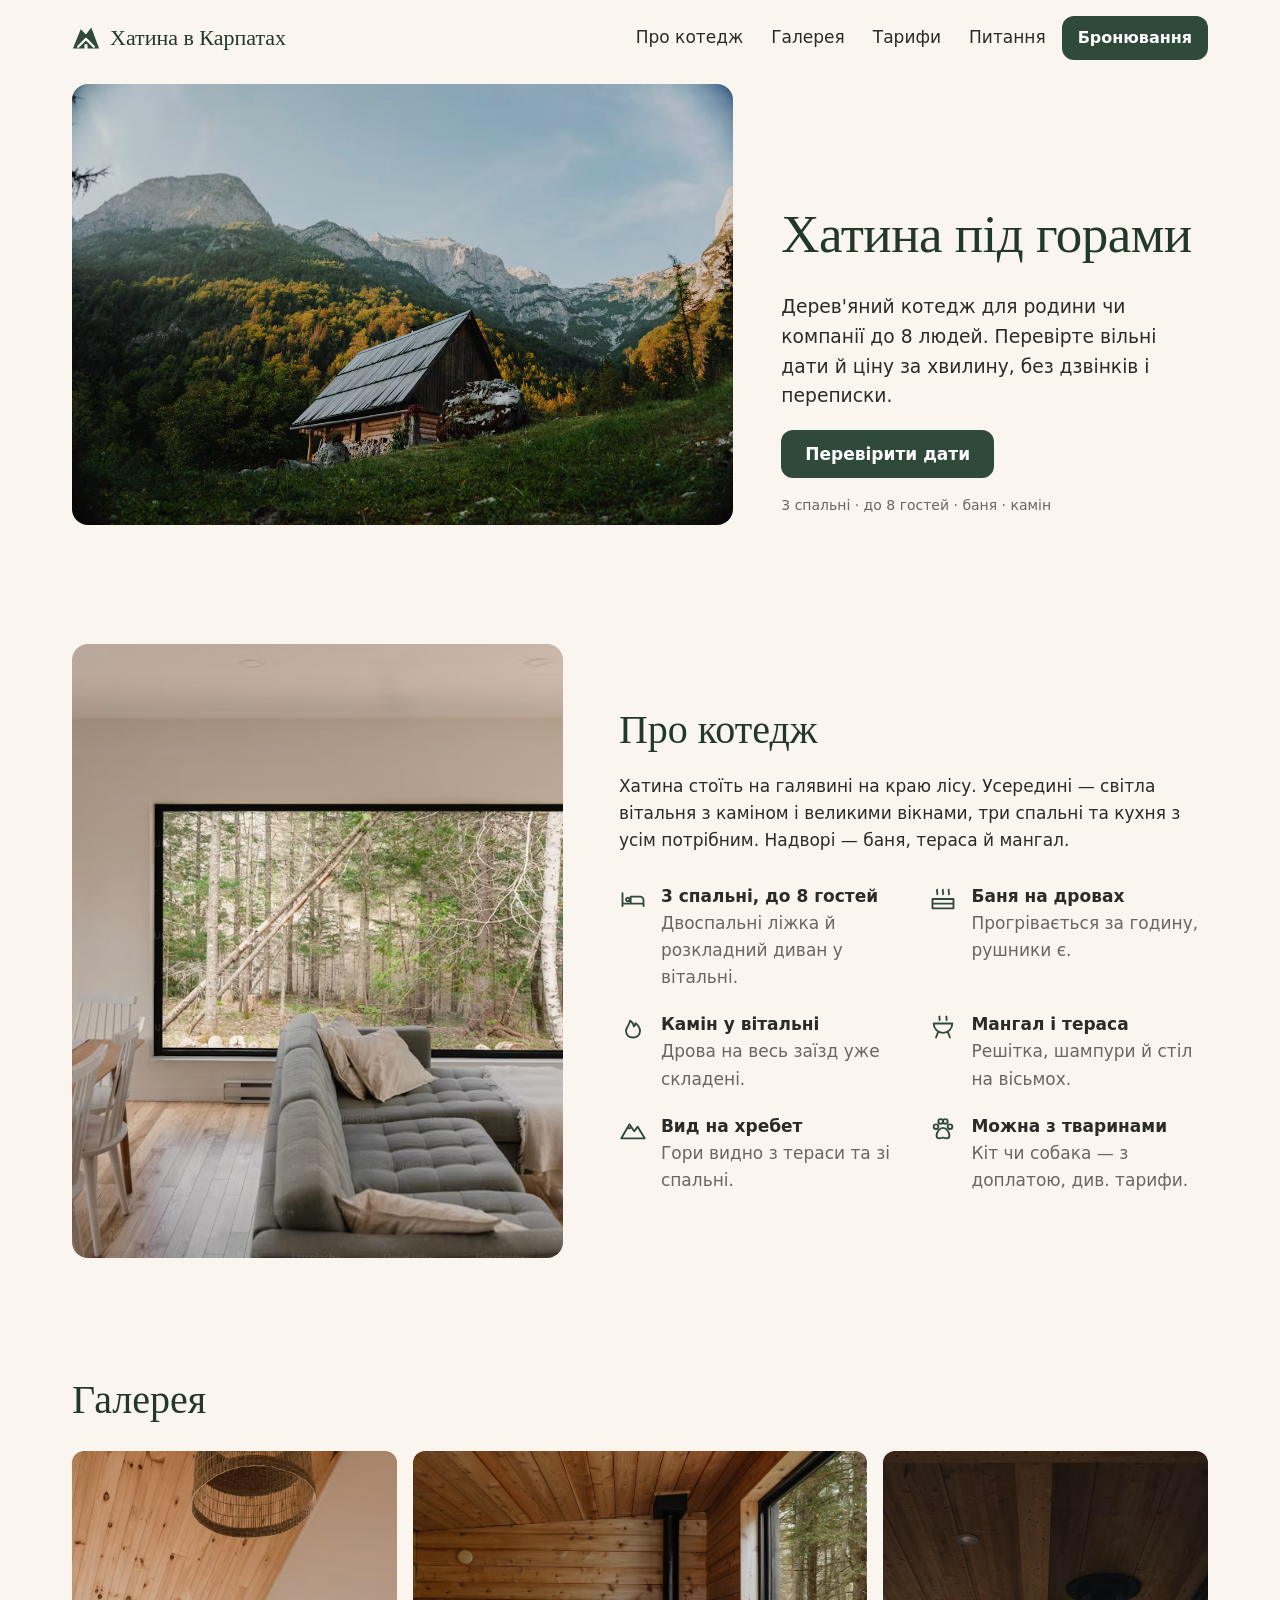
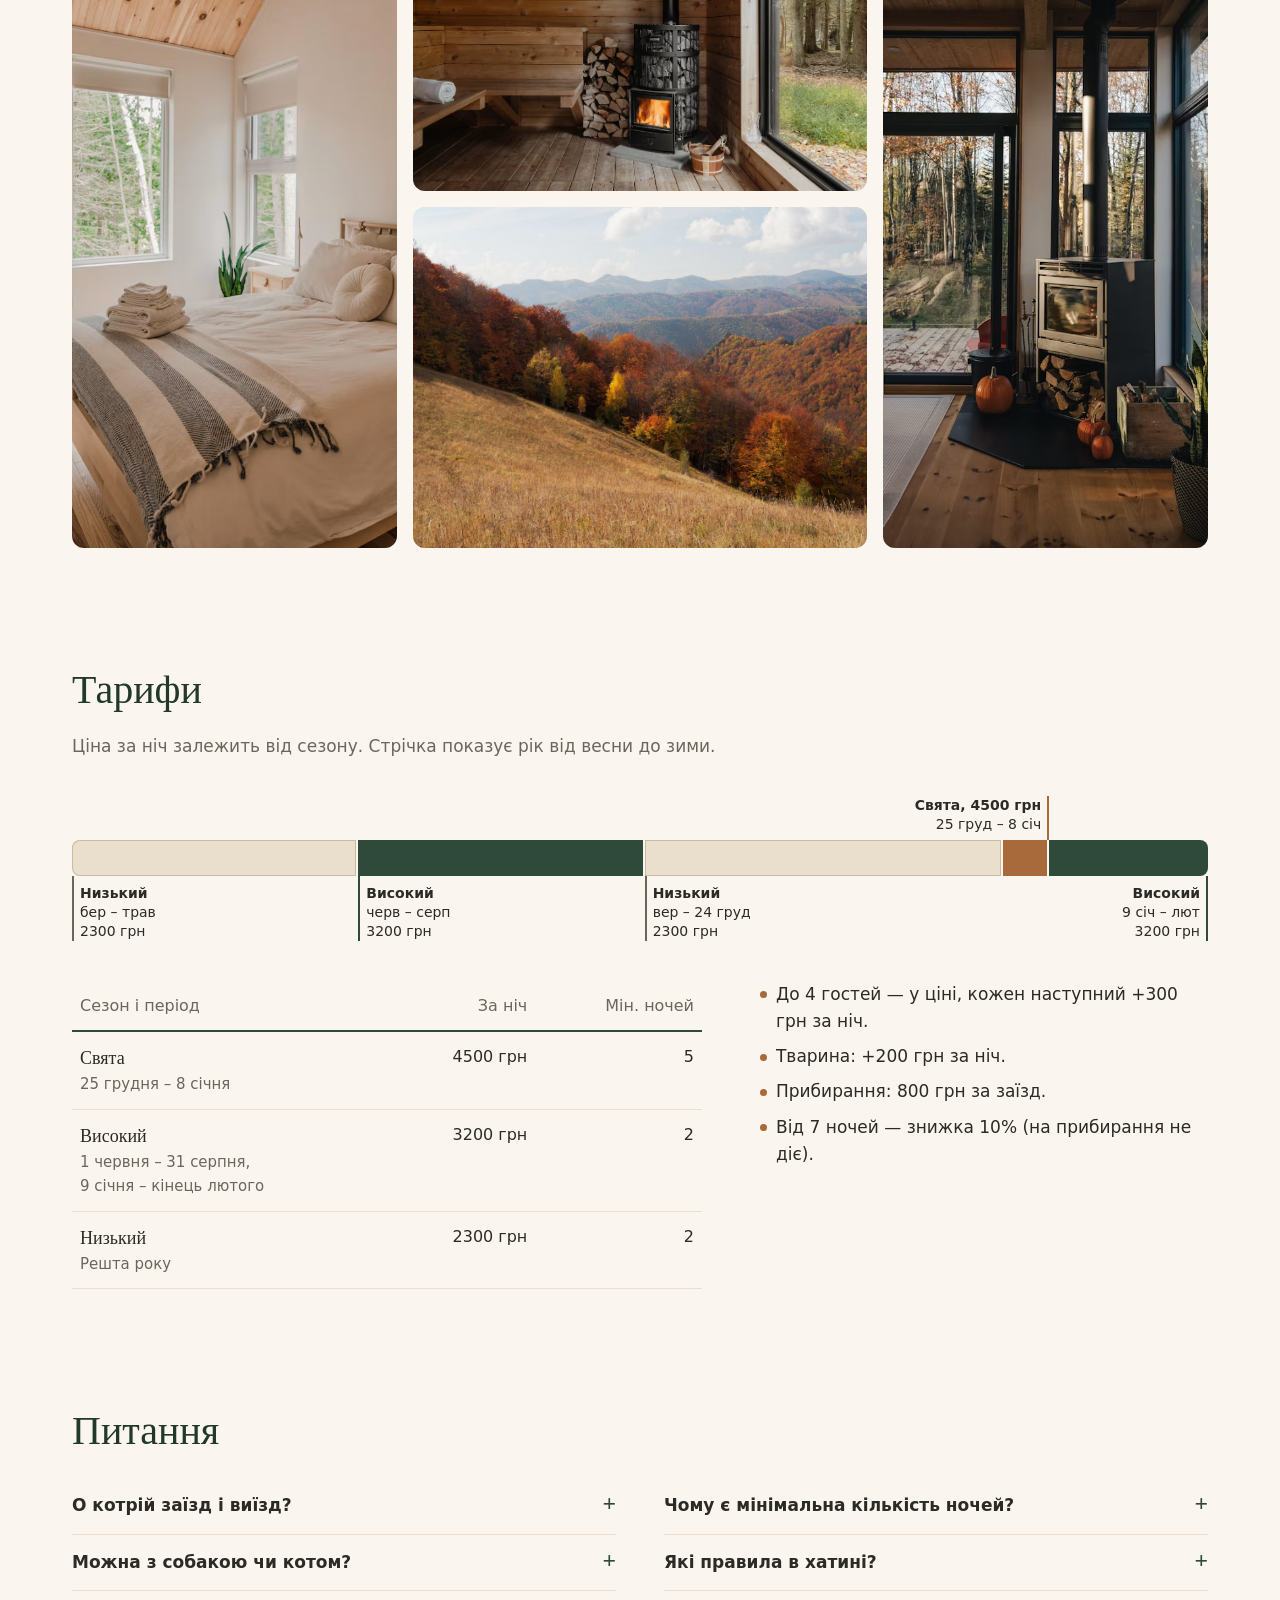
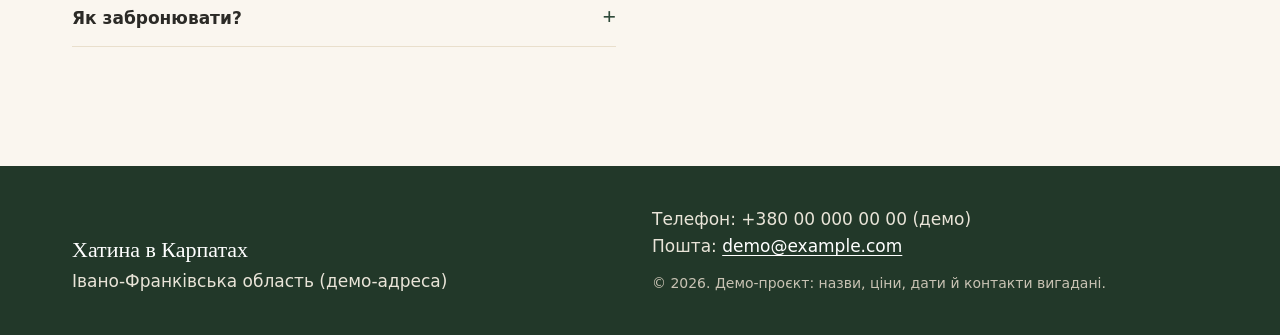
<file: index.html>
<!doctype html>
<html lang="uk">
<head>
  <meta charset="utf-8">
  <meta name="viewport" content="width=device-width, initial-scale=1">
  <title>Хатина в Карпатах — котедж для відпочинку</title>
  <meta name="description" content="Дерев'яний котедж у Карпатах для родини чи компанії до 8 людей. Вільні дати й вартість — онлайн. Демо-проєкт.">
  <!-- Прев'ю посилання. og:image — повна адреса: соцмережі не розуміють відносних шляхів -->
  <meta property="og:type" content="website">
  <meta property="og:locale" content="uk_UA">
  <meta property="og:title" content="Хатина в Карпатах — котедж для відпочинку">
  <meta property="og:description" content="Дерев'яний котедж для родини чи компанії до 8 людей. Вільні дати й вартість — онлайн. Демо-проєкт.">
  <meta property="og:image" content="https://creative-piroshki-9fc8c4.netlify.app/assets/og.jpg">
  <meta property="og:image:width" content="1200">
  <meta property="og:image:height" content="630">
  <meta property="og:image:alt" content="Дерев'яна хатина на гірській галявині серед осіннього лісу">
  <link rel="icon" href="assets/favicon.svg" type="image/svg+xml">
  <link rel="stylesheet" href="css/style.css">
</head>
<body>
  <a class="skip-link" href="#main">Перейти до вмісту</a>

  <header class="site-header">
    <div class="container site-header__inner">
      <a class="logo" href="./"><img class="logo__mark" src="assets/logo.svg" width="28" height="28" alt="" aria-hidden="true">Хатина в Карпатах</a>
      <nav aria-label="Головна навігація">
        <ul class="nav">
          <li><a href="#about">Про котедж</a></li>
          <li><a href="#gallery">Галерея</a></li>
          <li><a href="#prices">Тарифи</a></li>
          <li><a href="#faq">Питання</a></li>
        </ul>
      </nav>
      <a class="btn btn--small" href="booking.html">Бронювання</a>
    </div>
  </header>

  <main id="main">
    <section class="hero" aria-labelledby="hero-title">
      <div class="container hero__grid">
        <img class="hero__img" src="assets/hero.avif" width="1170" height="780" fetchpriority="high"
          alt="Дерев'яна хатина на гірській галявині серед осіннього лісу, позаду — скелясті вершини">
        <div class="hero__text">
          <h1 id="hero-title">Хатина під горами</h1>
          <p class="hero__lead">Дерев'яний котедж для родини чи компанії до&nbsp;8&nbsp;людей. Перевірте вільні дати й ціну за хвилину, без дзвінків і переписки.</p>
          <a class="btn" href="booking.html">Перевірити дати</a>
          <p class="hero__facts">3 спальні · до&nbsp;8 гостей · баня · камін</p>
        </div>
      </div>
    </section>

    <section id="about" class="section" aria-labelledby="about-title">
      <div class="container about">
        <img class="about__img" src="assets/cabin.avif" width="1171" height="781" loading="lazy"
          alt="Світла вітальня з великим вікном у ліс, сірим диваном і обіднім столом">
        <div>
          <h2 id="about-title">Про котедж</h2>
          <p>Хатина стоїть на галявині на краю лісу. Усередині — світла вітальня з каміном і великими вікнами, три спальні та кухня з усім потрібним. Надворі — баня, тераса й мангал.</p>
          <ul class="features">
            <li>
              <svg viewBox="0 0 24 24" fill="none" stroke="currentColor" stroke-width="1.6" stroke-linecap="round" stroke-linejoin="round" aria-hidden="true"><path d="M3 18V7M21 18v-5a3 3 0 0 0-3-3h-8v6M3 16h18M6 12.5a1.5 1.5 0 1 0 0-.01"/></svg>
              <p><strong>3 спальні, до 8 гостей</strong><span>Двоспальні ліжка й розкладний диван у вітальні.</span></p>
            </li>
            <li>
              <svg viewBox="0 0 24 24" fill="none" stroke="currentColor" stroke-width="1.6" stroke-linecap="round" stroke-linejoin="round" aria-hidden="true"><path d="M7 4c-1 1.5 1 2.5 0 4M12 4c-1 1.5 1 2.5 0 4M17 4c-1 1.5 1 2.5 0 4M3 12h18v8H3zM3 16h18"/></svg>
              <p><strong>Баня на дровах</strong><span>Прогрівається за годину, рушники є.</span></p>
            </li>
            <li>
              <svg viewBox="0 0 24 24" fill="none" stroke="currentColor" stroke-width="1.6" stroke-linecap="round" stroke-linejoin="round" aria-hidden="true"><path d="M12 21c-3.5 0-6-2.3-6-5.5 0-3.5 3-5 3.5-9 2 1.5 3 3 3.2 5 .8-.6 1.3-1.6 1.5-2.7C16.3 10.4 18 12.6 18 15.5 18 18.7 15.5 21 12 21z"/></svg>
              <p><strong>Камін у вітальні</strong><span>Дрова на весь заїзд уже складені.</span></p>
            </li>
            <li>
              <svg viewBox="0 0 24 24" fill="none" stroke="currentColor" stroke-width="1.6" stroke-linecap="round" stroke-linejoin="round" aria-hidden="true"><path d="M4 9h16a8 8 0 0 1-16 0zM8 16l-2 5M16 16l2 5M9 3c-.8 1 .8 2 0 3M15 3c-.8 1 .8 2 0 3"/></svg>
              <p><strong>Мангал і тераса</strong><span>Решітка, шампури й стіл на вісьмох.</span></p>
            </li>
            <li>
              <svg viewBox="0 0 24 24" fill="none" stroke="currentColor" stroke-width="1.6" stroke-linecap="round" stroke-linejoin="round" aria-hidden="true"><path d="M2 20l7-12 4 6 3-4 6 10zM7.5 10.5l1.5 1 1.5-1"/></svg>
              <p><strong>Вид на хребет</strong><span>Гори видно з тераси та зі спальні.</span></p>
            </li>
            <li>
              <svg viewBox="0 0 24 24" fill="none" stroke="currentColor" stroke-width="1.6" stroke-linecap="round" stroke-linejoin="round" aria-hidden="true"><circle cx="6" cy="10" r="2"/><circle cx="10" cy="5.5" r="2"/><circle cx="14" cy="5.5" r="2"/><circle cx="18" cy="10" r="2"/><path d="M12 11c-3 0-5.5 4-5.5 6.5 0 1.5 1.2 2.5 2.7 2.5 1.2 0 1.8-.6 2.8-.6s1.6.6 2.8.6c1.5 0 2.7-1 2.7-2.5C17.5 15 15 11 12 11z"/></svg>
              <p><strong>Можна з тваринами</strong><span>Кіт чи собака — з доплатою, див. тарифи.</span></p>
            </li>
          </ul>
        </div>
      </div>
    </section>

    <section id="gallery" class="section" aria-labelledby="gallery-title">
      <div class="container">
        <h2 id="gallery-title">Галерея</h2>
        <div class="gallery">
          <figure class="gallery__item gallery__item--tall gallery__item--bedroom">
            <img src="assets/bedroom.avif" width="687" height="1030" loading="lazy"
              alt="Спальня з дерев'яною стелею, двоспальним ліжком і вікнами в ліс">
          </figure>
          <figure class="gallery__item">
            <img src="assets/sauna.avif" width="1171" height="781" loading="lazy"
              alt="Дерев'яна баня з дров'яною піччю, полицями й вікном у ліс">
          </figure>
          <figure class="gallery__item gallery__item--tall gallery__item--fireplace">
            <img src="assets/fireplace.avif" width="687" height="1031" loading="lazy"
              alt="Камін із запасом дров біля панорамних вікон з видом на осінній ліс">
          </figure>
          <figure class="gallery__item">
            <img src="assets/forest.avif" width="1074" height="806" loading="lazy"
              alt="Осінні Карпати: схил із золотою травою та ліс у червоно-жовтих барвах">
          </figure>
        </div>
      </div>
    </section>

    <section id="prices" class="section" aria-labelledby="prices-title">
      <div class="container">
        <h2 id="prices-title">Тарифи</h2>
        <p class="section__intro">Ціна за ніч залежить від сезону. Стрічка показує рік від весни до зими.</p>

        <!-- Джерело правди — data/pricing.json. Довжини сегментів (--days) рахуються від 1 березня
             за межами сезонів; tests/tariffs.test.js перевіряє збіг стрічки, таблиці й доплат з JSON. -->
        <div class="year" role="img"
          aria-label="Сезони протягом року. Низький: 1 березня – 31 травня, 2300 грн за ніч. Високий: 1 червня – 31 серпня, 3200 грн. Низький: 1 вересня – 24 грудня, 2300 грн. Свята: 25 грудня – 8 січня, 4500 грн. Високий: 9 січня – кінець лютого, 3200 грн.">
          <div class="year__seg year__seg--low" data-season="low" style="--days: 92">
            <span class="year__bar"></span>
            <span class="year__label"><b>Низький</b><span>бер – трав</span><span>2300 грн</span></span>
          </div>
          <div class="year__seg year__seg--high" data-season="high" style="--days: 92">
            <span class="year__bar"></span>
            <span class="year__label"><b>Високий</b><span>черв – серп</span><span>3200 грн</span></span>
          </div>
          <div class="year__seg year__seg--low" data-season="low" style="--days: 115">
            <span class="year__bar"></span>
            <span class="year__label"><b>Низький</b><span>вер – 24 груд</span><span>2300 грн</span></span>
          </div>
          <div class="year__seg year__seg--holiday year__seg--above" data-season="holiday" style="--days: 15">
            <span class="year__bar"></span>
            <span class="year__label"><b>Свята, 4500 грн</b><span>25 груд – 8 січ</span></span>
          </div>
          <div class="year__seg year__seg--high year__seg--end" data-season="high" style="--days: 51; --borrow: 15">
            <span class="year__bar"></span>
            <span class="year__label"><b>Високий</b><span>9 січ – лют</span><span>3200 грн</span></span>
          </div>
        </div>

        <div class="prices">
          <!-- Джерело правди — data/pricing.json. Змінили JSON — оновіть таблицю (перевіряє tests/tariffs.test.js). -->
          <div class="table-wrap">
            <table class="tariffs">
              <caption class="visually-hidden">Ціни за ніч і мінімальна кількість ночей за сезонами</caption>
              <thead>
                <tr>
                  <th scope="col">Сезон і період</th>
                  <th scope="col" class="num">За ніч</th>
                  <th scope="col" class="num">Мін. ночей</th>
                </tr>
              </thead>
              <tbody>
                <tr data-season="holiday">
                  <th scope="row">Свята <span class="tariffs__period">25 грудня – 8 січня</span></th>
                  <td class="num" data-field="pricePerNight">4500 грн</td>
                  <td class="num" data-field="minNights">5</td>
                </tr>
                <tr data-season="high">
                  <th scope="row">Високий <span class="tariffs__period">1 червня – 31 серпня,<br>9 січня – кінець лютого</span></th>
                  <td class="num" data-field="pricePerNight">3200 грн</td>
                  <td class="num" data-field="minNights">2</td>
                </tr>
                <tr data-season="low">
                  <th scope="row">Низький <span class="tariffs__period">Решта року</span></th>
                  <td class="num" data-field="pricePerNight">2300 грн</td>
                  <td class="num" data-field="minNights">2</td>
                </tr>
              </tbody>
            </table>
          </div>

          <ul class="extras">
            <li>До <span class="num" data-field="guests.included">4</span> гостей — у ціні, кожен наступний +<span class="num" data-field="guests.extraPerNight">300</span> грн за ніч.</li>
            <li>Тварина: +<span class="num" data-field="petPerNight">200</span> грн за ніч.</li>
            <li>Прибирання: <span class="num" data-field="cleaningFee">800</span> грн за заїзд.</li>
            <li>Від <span class="num" data-field="longStayDiscount.minNights">7</span> ночей — знижка <span class="num" data-field="longStayDiscount.percent">10</span>% (на прибирання не діє).</li>
          </ul>
        </div>
      </div>
    </section>

    <section id="faq" class="section" aria-labelledby="faq-title">
      <div class="container">
        <h2 id="faq-title">Питання</h2>
        <div class="faq">
          <details>
            <summary>О котрій заїзд і виїзд?</summary>
            <p>Заїзд з 14:00, виїзд до 11:00. У день чийогось виїзду можна заїхати — ця ніч уже вільна.</p>
          </details>
          <details>
            <summary>Чому є мінімальна кількість ночей?</summary>
            <p>Більшість сезонів — від 2 ночей, на свята — від 5. Якщо ваші дати захоплюють свята, діє мінімум свят.</p>
          </details>
          <details>
            <summary>Можна з собакою чи котом?</summary>
            <p>Так, з доплатою за ніч. Позначте тварину під час бронювання — ціна перерахується одразу.</p>
          </details>
          <details>
            <summary>Які правила в хатині?</summary>
            <p>Тиша після 23:00, не палимо в будинку, вогонь — лише в каміні, бані й мангалі.</p>
          </details>
          <details>
            <summary>Як забронювати?</summary>
            <p>Оберіть дати в календарі, вкажіть кількість гостей та контакти. Сайт сформує запит, який можна скопіювати й надіслати господарю.</p>
          </details>
        </div>
      </div>
    </section>
  </main>

  <footer class="site-footer">
    <div class="container site-footer__grid">
      <div>
        <a class="logo" href="./">Хатина в Карпатах</a>
        <p>Івано-Франківська область (демо-адреса)</p>
      </div>
      <div>
        <p>Телефон: +380 00 000 00 00 (демо)</p>
        <p>Пошта: <a href="mailto:demo@example.com">demo@example.com</a></p>
        <p class="site-footer__note">© 2026. Демо-проєкт: назви, ціни, дати й контакти вигадані.</p>
      </div>
    </div>
  </footer>
</body>
</html>
</file>
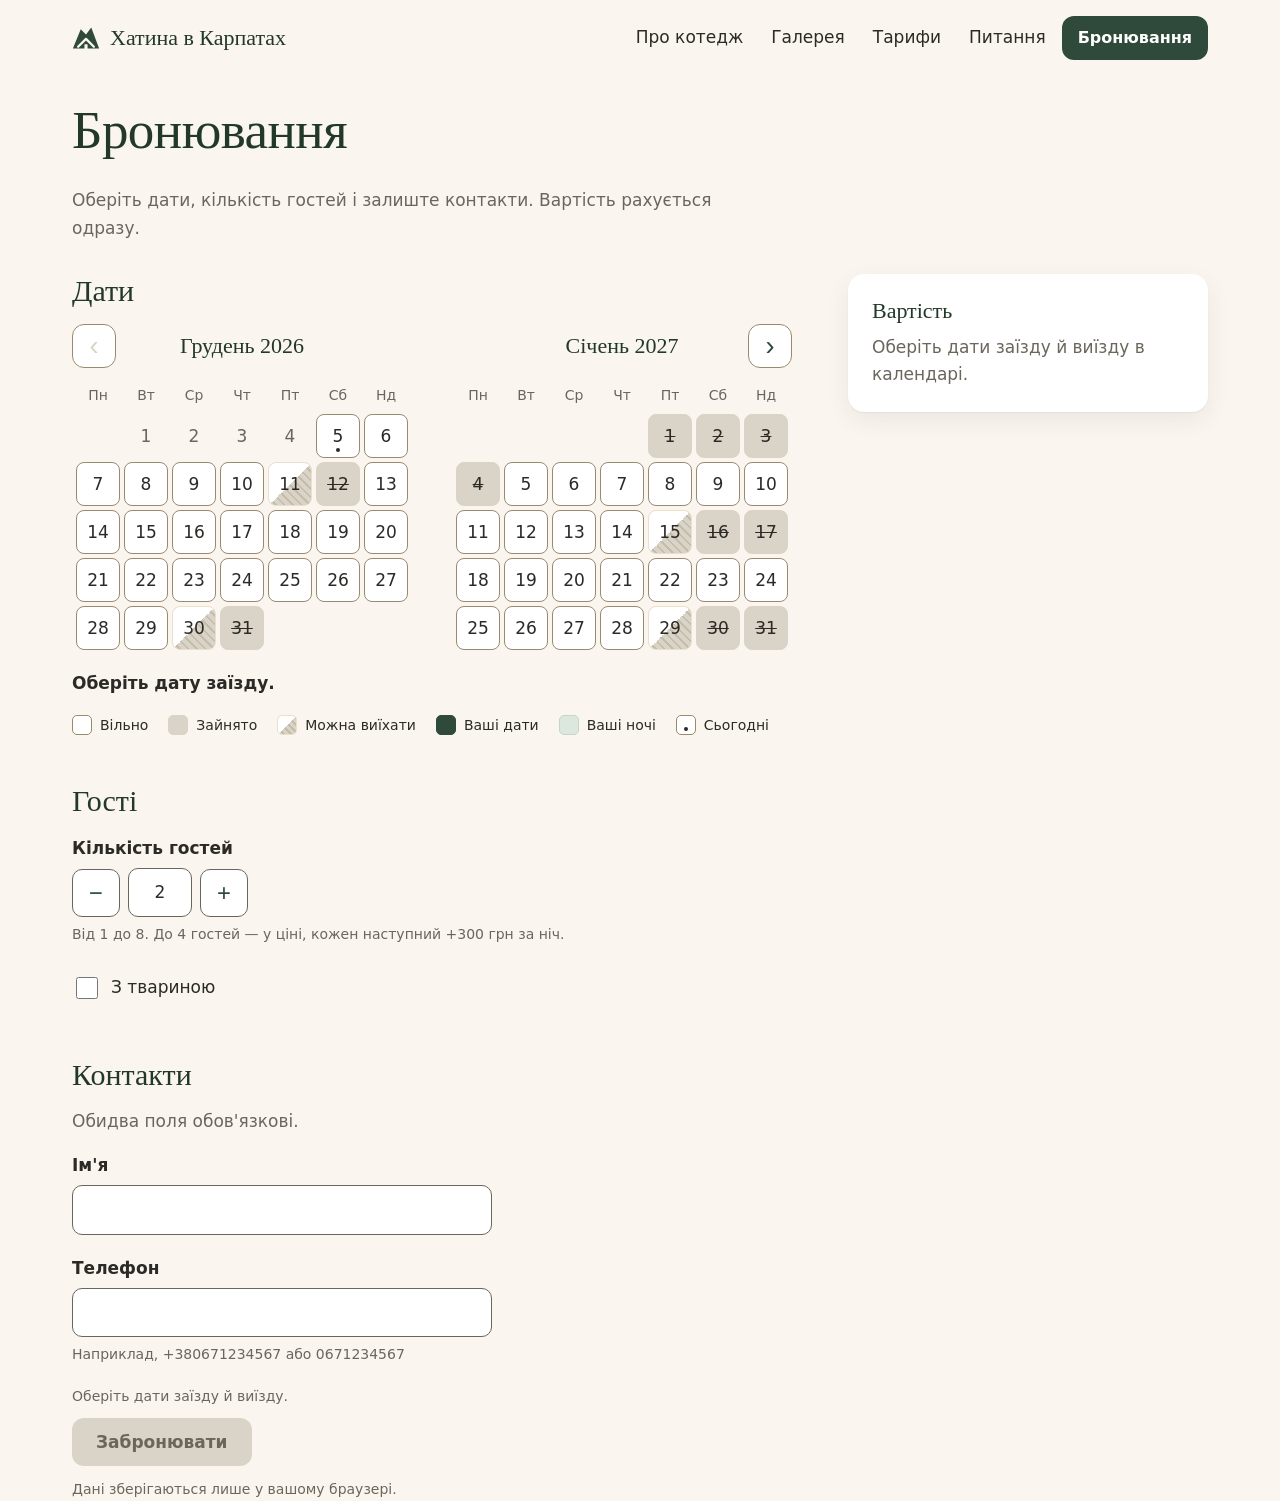
<file: booking.html>
<!doctype html>
<html lang="uk">
<head>
  <meta charset="utf-8">
  <meta name="viewport" content="width=device-width, initial-scale=1">
  <title>Бронювання — Хатина в Карпатах</title>
  <meta name="description" content="Вільні дати й вартість проживання в котеджі «Хатина в Карпатах». Демо-проєкт.">
  <!-- Прев'ю посилання. og:image — повна адреса: соцмережі не розуміють відносних шляхів -->
  <meta property="og:type" content="website">
  <meta property="og:locale" content="uk_UA">
  <meta property="og:title" content="Бронювання — Хатина в Карпатах">
  <meta property="og:description" content="Вільні дати й вартість проживання в котеджі «Хатина в Карпатах». Демо-проєкт.">
  <meta property="og:image" content="https://creative-piroshki-9fc8c4.netlify.app/assets/og.jpg">
  <meta property="og:image:width" content="1200">
  <meta property="og:image:height" content="630">
  <meta property="og:image:alt" content="Дерев'яна хатина на гірській галявині серед осіннього лісу">
  <link rel="icon" href="assets/favicon.svg" type="image/svg+xml">
  <link rel="stylesheet" href="css/style.css">
</head>
<body>
  <a class="skip-link" href="#main">Перейти до вмісту</a>

  <header class="site-header">
    <div class="container site-header__inner">
      <a class="logo" href="./"><img class="logo__mark" src="assets/logo.svg" width="28" height="28" alt="" aria-hidden="true">Хатина в Карпатах</a>
      <nav aria-label="Головна навігація">
        <ul class="nav">
          <li><a href="./#about">Про котедж</a></li>
          <li><a href="./#gallery">Галерея</a></li>
          <li><a href="./#prices">Тарифи</a></li>
          <li><a href="./#faq">Питання</a></li>
        </ul>
      </nav>
      <a class="btn btn--small" href="booking.html" aria-current="page">Бронювання</a>
    </div>
  </header>

  <main id="main" class="container booking">
    <div id="booking-view">
      <h1>Бронювання</h1>
      <p class="section__intro">Оберіть дати, кількість гостей і залиште контакти. Вартість рахується одразу.</p>

      <p id="load-error" class="notice notice--error" role="alert" hidden></p>

      <div id="booking-layout" class="booking__layout">
        <section class="booking__dates" aria-labelledby="dates-title">
          <h2 id="dates-title" class="booking__step">Дати</h2>
          <p id="draft-notice" class="notice" hidden></p>
          <div id="calendar" class="booking__calendar"></div>
          <ul class="cal-legend" aria-label="Позначення в календарі" hidden>
            <li><span class="cal-legend__swatch cal-legend__swatch--free"></span>Вільно</li>
            <li><span class="cal-legend__swatch cal-legend__swatch--busy"></span>Зайнято</li>
            <li><span class="cal-legend__swatch cal-legend__swatch--checkout"></span>Можна виїхати</li>
            <li><span class="cal-legend__swatch cal-legend__swatch--selected"></span>Ваші дати</li>
            <li><span class="cal-legend__swatch cal-legend__swatch--between"></span>Ваші ночі</li>
            <li><span class="cal-legend__swatch cal-legend__swatch--today"></span>Сьогодні</li>
          </ul>
        </section>

        <aside class="booking__quote" aria-labelledby="quote-title">
          <div class="quote">
            <h2 id="quote-title" class="quote__title">Вартість</h2>
            <div id="quote-body"></div>
            <p id="quote-live" class="visually-hidden" aria-live="polite"></p>
          </div>
        </aside>

        <section class="booking__guests" aria-labelledby="guests-title">
          <h2 id="guests-title" class="booking__step">Гості</h2>
          <div class="field">
            <label for="guests">Кількість гостей</label>
            <div class="stepper">
              <button type="button" class="stepper__btn" data-step="-1" aria-controls="guests" aria-label="Менше гостей">−</button>
              <input id="guests" type="text" inputmode="numeric" value="2" aria-describedby="guests-hint" autocomplete="off">
              <button type="button" class="stepper__btn" data-step="1" aria-controls="guests" aria-label="Більше гостей">+</button>
            </div>
            <p id="guests-hint" class="field__hint"></p>
          </div>
          <label class="check"><input id="pet" type="checkbox"> З твариною</label>
        </section>

        <section class="booking__form" aria-labelledby="form-title">
          <h2 id="form-title" class="booking__step">Контакти</h2>
          <form id="booking-form" novalidate>
            <p class="section__intro">Обидва поля обов'язкові.</p>
            <div class="field">
              <label for="name">Ім'я</label>
              <input id="name" name="name" type="text" autocomplete="name" maxlength="60" aria-required="true" aria-describedby="name-error">
              <p id="name-error" class="field__error" hidden></p>
            </div>
            <div class="field">
              <label for="phone">Телефон</label>
              <input id="phone" name="phone" type="tel" autocomplete="tel" inputmode="tel" maxlength="20" aria-required="true" aria-describedby="phone-hint phone-error">
              <p id="phone-hint" class="field__hint">Наприклад, +380671234567 або 0671234567</p>
              <p id="phone-error" class="field__error" hidden></p>
            </div>
            <p id="submit-reason" class="field__hint submit-reason"></p>
            <button id="submit" type="submit" class="btn" aria-describedby="submit-reason">Забронювати</button>
            <p class="draft-note">Дані зберігаються лише у вашому браузері.</p>
          </form>
        </section>
      </div>
      <script>
        // Модулі не працюють з file:// — ховаємо форму й пояснюємо, що робити
        if (location.protocol === 'file:') {
          const msg = document.getElementById('load-error');
          msg.textContent = 'Запустіть сайт через сервер (не відкривайте файл подвійним кліком).';
          msg.hidden = false;
          document.getElementById('booking-layout').hidden = true;
        }
      </script>
    </div>

    <section id="confirm" class="confirm" aria-labelledby="confirm-title" hidden>
      <h1 id="confirm-title" tabindex="-1">Запит сформовано</h1>
      <p class="notice">Це демо: запит нікуди не надіслано. Скопіюйте його й надішліть господарю зручним способом.</p>
      <dl id="confirm-summary" class="summary"></dl>
      <div class="confirm__actions">
        <button id="copy" type="button" class="btn">Копіювати запит</button>
        <button id="edit" type="button" class="btn btn--ghost">Змінити дані</button>
      </div>
      <p id="copy-status" class="copy-status" role="status"></p>
      <pre id="request-text" class="request-text" hidden></pre>
    </section>
  </main>

  <script type="module" src="js/booking.js"></script>
</body>
</html>
</file>
<file: css/style.css>
/* Хатина в Карпатах — єдиний файл стилів. Mobile-first. */

:root {
  --bg: #faf6ef;
  --surface: #ffffff;
  --text: #2b2a26;
  --muted: #6b665c;
  --forest: #2f4a3a;
  --forest-dark: #223829;
  --wood: #a8693b;
  --sand: #e9dfcc;
  --line: #998a6e; /* межі клікабельних елементів, ≥ 3:1 до фону */
  --busy: #d9d4c7;
  --danger: #b3402a;

  --font-head: Georgia, "Times New Roman", serif;
  --font-body: system-ui, -apple-system, "Segoe UI", Roboto, sans-serif;

  /* Шкала 17 → 22 → 30 → 40 → 53 px */
  --fs-small: 0.8235rem;
  --fs-1: 1rem;
  --fs-2: 1.294rem;
  --fs-3: 1.765rem;
  --fs-4: 2.353rem;
  --fs-5: 3.118rem;

  --radius: 16px;
  --radius-btn: 12px;
  --section-gap: clamp(4rem, 2.5rem + 6vw, 7rem);
  --gutter: 16px;
}

@media (min-width: 720px) {
  :root {
    --gutter: 32px;
  }
}

*,
*::before,
*::after {
  box-sizing: border-box;
}

html {
  font-size: 106.25%; /* 17px */
  -webkit-text-size-adjust: 100%;
  scroll-behavior: smooth;
}

@media (prefers-reduced-motion: reduce) {
  html {
    scroll-behavior: auto;
  }
}

body {
  margin: 0;
  background: var(--bg);
  color: var(--text);
  font-family: var(--font-body);
  line-height: 1.6;
}

img {
  display: block;
  max-width: 100%;
  height: auto;
}

h1,
h2,
h3 {
  margin: 0 0 0.5em;
  font-family: var(--font-head);
  font-weight: 400;
  line-height: 1.15;
  color: var(--forest-dark);
}

h1 {
  font-size: clamp(var(--fs-4), 1.6rem + 3vw, var(--fs-5));
  letter-spacing: -0.01em;
}

h2 {
  font-size: clamp(var(--fs-3), 1.3rem + 2vw, var(--fs-4));
}

h3 {
  font-size: var(--fs-2);
}

p {
  margin: 0 0 1em;
  max-width: 65ch;
}

a {
  color: var(--forest);
  text-underline-offset: 0.2em;
}

a:hover {
  color: var(--forest-dark);
}

:focus-visible {
  outline: 3px solid var(--wood);
  outline-offset: 3px;
}

/* Ціни, дати, таблиці — рівні цифри однакової ширини */
.num,
table {
  font-variant-numeric: lining-nums tabular-nums;
}

/* Атрибут hidden сильніший за display: flex/grid у компонентах */
[hidden] {
  display: none !important;
}

.visually-hidden {
  position: absolute;
  width: 1px;
  height: 1px;
  overflow: hidden;
  clip: rect(0 0 0 0);
  white-space: nowrap;
}

.skip-link {
  position: absolute;
  left: var(--gutter);
  top: -100px;
  z-index: 10;
  padding: 10px 16px;
  background: var(--forest);
  color: #fff;
  border-radius: var(--radius-btn);
}

.skip-link:focus {
  top: 8px;
  color: #fff;
}

.container {
  width: 100%;
  max-width: 1200px;
  margin-inline: auto;
  padding-inline: var(--gutter);
}

.section {
  padding-block: var(--section-gap) 0;
}

.section__intro {
  color: var(--muted);
}

/* Кнопка */
.btn {
  display: inline-flex;
  align-items: center;
  justify-content: center;
  min-height: 48px;
  padding: 14px 24px;
  border: 0;
  border-radius: var(--radius-btn);
  background: var(--forest);
  color: #fff;
  font: inherit; /* <button> не успадковує шрифт сам */
  font-weight: 600;
  line-height: 1.2;
  text-decoration: none;
  cursor: pointer;
}

.btn:hover {
  background: var(--forest-dark);
  color: #fff;
}

.btn--small {
  min-height: 44px;
  padding: 10px 16px;
  font-size: 0.94rem;
}

/* Шапка */
.site-header__inner {
  display: grid;
  grid-template-columns: 1fr auto;
  grid-template-areas:
    "logo cta"
    "nav nav";
  align-items: center;
  gap: 4px 16px;
  padding-block: 12px 4px;
}

.logo {
  grid-area: logo;
  font-family: var(--font-head);
  font-size: var(--fs-2);
  color: var(--forest-dark);
  text-decoration: none;
}

.site-header .logo {
  display: inline-flex;
  align-items: center;
  gap: 10px;
  justify-self: start;
  white-space: nowrap;
}

.logo__mark {
  flex: none;
  width: 28px;
  height: 28px;
}

/* Вузькі екрани: логотип зі знаком і кнопка мають вміститися в один рядок навіть на 360 px */
@media (max-width: 599px) {
  .site-header__inner {
    column-gap: 12px;
  }

  .site-header .logo {
    gap: 8px;
    font-size: 1.12rem;
  }

  .site-header .btn--small {
    padding-inline: 12px;
    font-size: 0.88rem;
  }
}

.site-header .btn {
  grid-area: cta;
}

.site-header nav {
  grid-area: nav;
}

.nav {
  display: flex;
  flex-wrap: wrap;
  gap: 0 16px;
  margin: 0;
  padding: 0;
  list-style: none;
  font-size: 0.94rem;
}

.nav a {
  display: inline-flex;
  align-items: center;
  min-height: 44px;
  color: var(--text);
  text-decoration: none;
}

.nav a:hover {
  color: var(--forest);
  text-decoration: underline;
}

@media (min-width: 900px) {
  .site-header__inner {
    grid-template-columns: auto 1fr auto;
    grid-template-areas: "logo nav cta";
    padding-block: 16px;
  }

  .nav {
    justify-content: flex-end;
    gap: 0 28px;
    font-size: 1rem;
  }
}

/* Hero */
.hero {
  padding-top: 8px;
}

.hero__grid {
  display: grid;
  gap: 24px;
}

.hero__img {
  width: 100%;
  aspect-ratio: 3 / 2;
  object-fit: cover;
  border-radius: var(--radius);
}

.hero__lead {
  font-size: 1.1rem;
}

.hero__facts {
  margin: 16px 0 0;
  font-size: var(--fs-small);
  color: var(--muted);
}

@media (min-width: 900px) {
  .hero__grid {
    grid-template-columns: 1.55fr 1fr;
    align-items: end;
    gap: 48px;
  }

  .hero__text {
    padding-bottom: 8px;
  }
}

/* Про котедж */
.about {
  display: grid;
  gap: 28px;
}

.about__img {
  width: 100%;
  aspect-ratio: 3 / 2;
  object-fit: cover;
  border-radius: var(--radius);
}

.features {
  display: grid;
  gap: 20px 32px;
  margin: 28px 0 0;
  padding: 0;
  list-style: none;
}

.features li {
  display: grid;
  grid-template-columns: 28px 1fr;
  gap: 14px;
  align-items: start;
}

.features svg {
  width: 28px;
  height: 28px;
  margin-top: 2px;
  color: var(--forest);
}

.features p {
  margin: 0;
}

.features strong {
  display: block;
  font-weight: 600;
}

.features span {
  color: var(--muted);
}

@media (min-width: 600px) {
  .features {
    grid-template-columns: 1fr 1fr;
  }
}

@media (min-width: 900px) {
  .about {
    grid-template-columns: 5fr 6fr;
    gap: 56px;
    align-items: center;
  }

  .about__img {
    aspect-ratio: 4 / 5;
  }
}

/* Галерея: мобільний — однакові плитки 4:3, десктоп — мозаїка */
.gallery {
  display: grid;
  gap: 12px;
  margin-top: 28px;
}

.gallery__item {
  position: relative;
  margin: 0;
  aspect-ratio: 4 / 3;
  overflow: hidden;
  border-radius: 12px;
  background: var(--sand);
}

/* Абсолютне позиціювання: фото не розтягує рядки сітки */
.gallery__item img {
  position: absolute;
  inset: 0;
  width: 100%;
  height: 100%;
  object-fit: cover;
}

.gallery__item--bedroom img {
  object-position: center 72%;
}

.gallery__item--fireplace img {
  object-position: center 68%;
}

@media (min-width: 600px) {
  .gallery {
    grid-template-columns: 1fr 1fr;
  }
}

@media (min-width: 900px) {
  .gallery {
    grid-template-columns: 1fr 1.4fr 1fr;
    gap: 16px;
  }

  .gallery__item--tall {
    grid-row: span 2;
    aspect-ratio: auto;
  }

  .gallery__item--bedroom {
    grid-column: 1;
    grid-row: 1 / 3;
  }

  .gallery__item--fireplace {
    grid-column: 3;
    grid-row: 1 / 3;
  }

  .gallery__item--bedroom img,
  .gallery__item--fireplace img {
    object-position: center;
  }
}

/* Стрічка року: ширина сегмента пропорційна кількості днів (--days) */
.year {
  display: flex;
  margin: 32px 0 40px;
  padding-top: 3.4em;
  font-size: var(--fs-small);
  line-height: 1.35;
  font-variant-numeric: lining-nums tabular-nums;
}

.year__seg {
  position: relative;
  flex: var(--days) 1 0;
  min-width: 0;
}

.year__bar {
  display: block;
  height: 36px;
  border-right: 2px solid var(--bg);
}

.year__seg:first-child .year__bar {
  border-radius: 8px 0 0 8px;
}

.year__seg:last-child .year__bar {
  border-right: 0;
  border-radius: 0 8px 8px 0;
}

.year__seg--low .year__bar {
  background: var(--sand);
  box-shadow: inset 0 0 0 1px #c9bb9f;
}

.year__seg--high .year__bar {
  background: var(--forest);
}

.year__seg--holiday .year__bar {
  background: var(--wood);
}

.year__label {
  display: flex;
  flex-direction: column;
  padding: 8px 6px 0 6px;
  border-left: 2px solid var(--tick, var(--muted));
}

.year__label > * {
  white-space: nowrap;
}

.year__label b {
  font-weight: 600;
}

.year__seg--high {
  --tick: var(--forest);
}

.year__seg--holiday {
  --tick: var(--wood);
}

/* Вузькі сегменти: свята — підпис над стрічкою, зима — праворуч, займаючи місце під святами */
.year__seg--above .year__label {
  position: absolute;
  right: 0;
  bottom: 100%;
  align-items: flex-end;
  padding: 0 6px 6px 0;
  border-left: 0;
  border-right: 2px solid var(--tick);
  white-space: nowrap;
  text-align: right;
}

.year__seg--end .year__label {
  margin-left: calc(-100% * var(--borrow, 0) / var(--days));
  align-items: flex-end;
  padding: 8px 6px 0 0;
  border-left: 0;
  border-right: 2px solid var(--tick);
  text-align: right;
}

/* Вузькі екрани: діапазони дат не влазять і накладаються — вони є в таблиці нижче */
@media (max-width: 480px) {
  .year {
    padding-top: 2em;
  }

  .year__label b + span {
    display: none;
  }
}

/* Таблиця тарифів */
.table-wrap {
  overflow-x: auto;
}

.tariffs {
  width: 100%;
  border-collapse: collapse;
  font-size: 0.94rem;
}

.tariffs th,
.tariffs td {
  padding: 12px 8px;
  border-bottom: 1px solid var(--sand);
  text-align: left;
  vertical-align: top;
}

.tariffs thead th {
  color: var(--muted);
  font-weight: 400;
  border-bottom: 2px solid var(--forest);
}

.tariffs tbody th {
  font-family: var(--font-head);
  font-weight: 400;
  font-size: 1.06rem;
}

.tariffs__period {
  display: block;
  font-family: var(--font-body);
  font-size: 0.88rem;
  color: var(--muted);
}

.tariffs .num {
  text-align: right;
  white-space: nowrap;
}

.extras {
  display: grid;
  gap: 8px;
  margin: 24px 0 0;
  padding: 0;
  list-style: none;
}

.extras li {
  padding-left: 18px;
  position: relative;
}

/* Крапка, а не риска: риска перед «+300 грн» читалась як мінус */
.extras li::before {
  content: "";
  position: absolute;
  left: 2px;
  top: 0.62em;
  width: 7px;
  height: 7px;
  border-radius: 50%;
  background: var(--wood);
}

@media (min-width: 900px) {
  .prices {
    display: grid;
    grid-template-columns: 1.4fr 1fr;
    gap: 56px;
    align-items: start;
  }

  .extras {
    margin-top: 0;
  }
}

/* FAQ */
.faq {
  max-width: 760px;
  margin-top: 24px;
}

.faq details {
  border-bottom: 1px solid var(--sand);
}

.faq summary {
  display: flex;
  justify-content: space-between;
  gap: 16px;
  min-height: 44px;
  padding: 14px 0;
  cursor: pointer;
  font-weight: 600;
  list-style: none;
}

.faq summary::-webkit-details-marker {
  display: none;
}

.faq summary::after {
  content: "+";
  flex: none;
  font-family: var(--font-head);
  font-size: 1.4rem;
  line-height: 1;
  color: var(--forest);
}

.faq details[open] summary::after {
  content: "−";
}

.faq details p {
  margin-bottom: 16px;
}

@media (min-width: 900px) {
  .faq {
    display: grid;
    grid-template-columns: 1fr 1fr;
    gap: 0 48px;
    align-items: start;
    max-width: none;
  }
}

/* Підвал */
.site-footer {
  margin-top: var(--section-gap);
  padding-block: 40px;
  background: var(--forest-dark);
  color: #e9e4d8;
}

.site-footer a {
  color: #fff;
}

.site-footer__grid {
  display: grid;
  gap: 24px;
}

.site-footer .logo {
  color: #fff;
}

.site-footer p {
  margin: 0;
}

.site-footer .site-footer__note {
  margin-top: 12px;
  font-size: var(--fs-small);
  color: #c9c3b4;
}

@media (min-width: 720px) {
  .site-footer__grid {
    grid-template-columns: 1fr 1fr;
    align-items: end;
  }
}

/* ---------- Сторінка бронювання ---------- */
.booking {
  padding-top: 24px;
}

.booking__calendar {
  max-width: 820px;
}

.notice {
  padding: 16px 20px;
  border-radius: 12px;
  background: var(--surface);
}

.notice--error {
  border-left: 4px solid var(--danger);
  background: #fbeee9;
}

/* Календар */
.cal {
  position: relative;
  container-type: inline-size;
}

.cal__nav {
  position: absolute;
  inset: 0 0 auto;
  display: flex;
  justify-content: space-between;
  pointer-events: none;
}

.cal__arrow {
  width: 44px;
  height: 44px;
  border: 1px solid var(--line);
  border-radius: var(--radius-btn);
  background: var(--surface);
  color: var(--forest);
  font-size: 1.6rem;
  line-height: 1;
  cursor: pointer;
  pointer-events: auto;
}

.cal__arrow:hover:not(:disabled) {
  border-color: var(--forest);
}

.cal__arrow:disabled {
  color: var(--busy);
  cursor: default;
}

.cal__months {
  display: grid;
  gap: 32px;
}

.cal__month {
  width: 100%;
  table-layout: fixed;
  border-collapse: separate;
  border-spacing: 2px; /* на 360 px клітинка лишається ≥ 44 px */
}

.cal__month caption {
  height: 44px;
  margin-bottom: 8px;
  font-family: var(--font-head);
  font-size: var(--fs-2);
  line-height: 44px;
  color: var(--forest-dark);
}

.cal__month th {
  padding: 4px 0;
  font-size: var(--fs-small);
  font-weight: 400;
  color: var(--muted);
}

.cal__month td {
  padding: 0;
}

.cal__day {
  position: relative;
  display: block;
  width: 100%;
  min-width: 44px;
  height: 44px;
  padding: 0;
  border: 1px solid var(--sand);
  border-radius: 8px;
  background: var(--surface);
  color: var(--text);
  font: inherit;
  font-variant-numeric: lining-nums tabular-nums;
  cursor: pointer;
}

.cal__day--free {
  border-color: var(--line);
}

.cal__day--free:hover,
.cal__day--checkout-only:hover {
  border-color: var(--forest);
}

.cal__day--past,
.cal__day--outside {
  border-color: transparent;
  background: transparent;
  color: var(--muted);
  cursor: default;
}

.cal__day--busy {
  border-color: var(--busy);
  background: var(--busy);
  text-decoration: line-through;
  cursor: not-allowed;
}

/* Ніч зайнята, але виїхати можна: заштрихована нижня права половина */
.cal__day--checkout-only {
  background:
    linear-gradient(to bottom right, var(--surface) 50%, transparent 50%),
    repeating-linear-gradient(45deg, var(--busy) 0 4px, #c4bdac 4px 6px);
}

.cal__day.is-between {
  border-color: #c3d6c7;
  background: #dce8de;
}

.cal__day.is-start,
.cal__day.is-end {
  border-color: var(--forest);
  background: var(--forest);
  color: #fff;
  font-weight: 600;
  text-decoration: none;
}

.cal__day[aria-current="date"]::after {
  content: "";
  position: absolute;
  left: 50%;
  bottom: 5px;
  width: 4px;
  height: 4px;
  margin-left: -2px;
  border-radius: 50%;
  background: currentColor;
}

.cal__status {
  min-height: 1.6em;
  margin: 16px 0 0;
  font-weight: 600;
}

/* Легенда */
.cal-legend {
  display: flex;
  flex-wrap: wrap;
  gap: 8px 20px;
  margin: 16px 0 0;
  padding: 0;
  list-style: none;
  font-size: var(--fs-small);
}

.cal-legend li {
  display: flex;
  align-items: center;
  gap: 8px;
}

.cal-legend__swatch {
  width: 20px;
  height: 20px;
  border: 1px solid var(--sand);
  border-radius: 5px;
  background: var(--surface);
}

.cal-legend__swatch--free {
  border-color: var(--line);
}

.cal-legend__swatch--busy {
  border-color: var(--busy);
  background: var(--busy);
}

.cal-legend__swatch--checkout {
  background:
    linear-gradient(to bottom right, var(--surface) 50%, transparent 50%),
    repeating-linear-gradient(45deg, var(--busy) 0 3px, #c4bdac 3px 5px);
}

.cal-legend__swatch--selected {
  border-color: var(--forest);
  background: var(--forest);
}

.cal-legend__swatch--between {
  border-color: #c3d6c7;
  background: #dce8de;
}

/* Крапка як у клітинці сьогоднішньої дати */
.cal-legend__swatch--today {
  position: relative;
  border-color: var(--line);
}

.cal-legend__swatch--today::after {
  content: "";
  position: absolute;
  left: 50%;
  bottom: 3px;
  width: 4px;
  height: 4px;
  margin-left: -2px;
  border-radius: 50%;
  background: var(--text);
}

@media (min-width: 600px) {
  .cal__month {
    border-spacing: 4px;
  }
}

/* 2 місяці — коли сам календар ширший за 640 px (те саме число в calendar.js) */
@container (min-width: 640px) {
  .cal__months {
    grid-template-columns: 1fr 1fr;
    gap: 40px;
  }
}

/* Розкладка: мобільний — колонка; від 960 px картка вартості праворуч і липка */
.booking__layout {
  display: grid;
  gap: 40px;
  margin-top: 32px;
}

.booking__step {
  margin-bottom: 16px;
  font-size: var(--fs-3);
}

@media (min-width: 960px) {
  .booking__layout {
    grid-template-columns: minmax(0, 1fr) 360px;
    grid-template-areas:
      "dates quote"
      "guests quote"
      "form quote";
    gap: 48px 56px;
    align-items: start;
  }

  .booking__dates { grid-area: dates; }
  .booking__guests { grid-area: guests; }
  .booking__form { grid-area: form; }

  .booking__quote {
    grid-area: quote;
    position: sticky;
    top: 16px;
  }
}

/* Поля форми */
.field {
  margin-bottom: 20px;
}

.field label {
  display: block;
  margin-bottom: 6px;
  font-weight: 600;
}

.field input[type="text"],
.field input[type="tel"] {
  width: 100%;
  max-width: 420px;
  min-height: 48px;
  padding: 10px 14px;
  border: 1px solid var(--muted);
  border-radius: 10px;
  background: var(--surface);
  color: var(--text);
  font: inherit;
}

.field input[aria-invalid="true"] {
  border: 2px solid var(--danger);
}

.field__hint {
  margin: 6px 0 0;
  font-size: var(--fs-small);
  color: var(--muted);
}

.field__error {
  margin: 6px 0 0;
  font-size: var(--fs-small);
  font-weight: 600;
  color: var(--danger);
}

.stepper {
  display: inline-flex;
  align-items: center;
  gap: 8px;
}

.stepper__btn {
  width: 48px;
  height: 48px;
  border: 1px solid var(--muted);
  border-radius: 10px;
  background: var(--surface);
  color: var(--forest);
  font-size: 1.4rem;
  line-height: 1;
  cursor: pointer;
}

.stepper__btn:hover:not(:disabled) {
  border-color: var(--forest);
}

.stepper__btn:disabled {
  border-color: var(--sand);
  color: var(--busy);
  cursor: default;
}

.field .stepper input {
  width: 64px;
  text-align: center;
  font-variant-numeric: lining-nums tabular-nums;
}

.check {
  display: inline-flex;
  align-items: center;
  gap: 10px;
  min-height: 44px;
  cursor: pointer;
}

.check input {
  width: 22px;
  height: 22px;
  accent-color: var(--forest);
}

.submit-reason {
  margin: 0 0 10px;
}

.btn:disabled {
  background: var(--busy);
  color: var(--muted);
  cursor: not-allowed;
}

.draft-note {
  margin: 12px 0 0;
  font-size: var(--fs-small);
  color: var(--muted);
}

/* Картка вартості */
.quote {
  padding: 24px;
  border-radius: var(--radius);
  background: var(--surface);
  box-shadow: 0 1px 2px rgba(43, 42, 38, 0.06), 0 8px 24px rgba(43, 42, 38, 0.07);
  font-variant-numeric: lining-nums tabular-nums;
}

.quote__title {
  font-size: var(--fs-2);
}

.quote__empty,
.quote__dates {
  margin: 0;
  color: var(--muted);
}

.quote__lines {
  display: grid;
  gap: 10px;
  margin: 16px 0 0;
  padding: 0;
  list-style: none;
  font-size: 0.94rem;
}

.quote__lines li {
  display: flex;
  justify-content: space-between;
  gap: 16px;
}

.quote__amount {
  flex: none;
  white-space: nowrap;
}

.quote__lines .is-discount {
  color: var(--forest);
  font-weight: 600;
}

.quote__total {
  display: flex;
  justify-content: space-between;
  align-items: baseline;
  margin: 16px 0 0;
  padding-top: 12px;
  border-top: 2px solid var(--forest);
}

.quote__total strong {
  font-size: var(--fs-3);
  color: var(--forest-dark);
}

.quote__errors {
  margin: 16px 0 0;
  padding: 12px 16px;
  border-left: 4px solid var(--danger);
  border-radius: 8px;
  background: #fbeee9;
  list-style: none;
  font-weight: 600;
}

/* Підтвердження */
.confirm {
  max-width: 720px;
}

.confirm h1:focus {
  outline: none;
}

.summary {
  display: grid;
  gap: 10px;
  margin: 24px 0;
  padding: 20px 24px;
  border-radius: var(--radius);
  background: var(--surface);
  font-variant-numeric: lining-nums tabular-nums;
}

.summary div {
  display: grid;
  grid-template-columns: 8em 1fr;
  gap: 12px;
}

.summary dt {
  color: var(--muted);
}

.summary dd {
  margin: 0;
  font-weight: 600;
  overflow-wrap: anywhere;
}

.confirm__actions {
  display: flex;
  flex-wrap: wrap;
  gap: 12px;
}

.btn--ghost {
  border: 2px solid var(--forest);
  background: transparent;
  color: var(--forest);
}

.btn--ghost:hover {
  background: var(--surface);
  color: var(--forest-dark);
}

.copy-status {
  min-height: 1.6em;
  margin: 12px 0 0;
  font-weight: 600;
}

.request-text {
  padding: 16px;
  border: 1px solid var(--muted);
  border-radius: 10px;
  background: var(--surface);
  font: inherit;
  white-space: pre-wrap;
  user-select: all;
}

/* Відгук на наведення й натискання: плавна зміна кольору, на дотик — трохи темніше */
.btn,
.cal__arrow,
.cal__day,
.stepper__btn {
  transition: background-color 150ms ease-out, border-color 150ms ease-out, color 150ms ease-out, filter 100ms ease-out;
}

.btn:active:not(:disabled),
.cal__arrow:active:not(:disabled),
.stepper__btn:active:not(:disabled),
.cal__day--free:active,
.cal__day--checkout-only:active {
  filter: brightness(0.9);
}

@media (prefers-reduced-motion: reduce) {
  .btn,
  .cal__arrow,
  .cal__day,
  .stepper__btn {
    transition: none;
  }
}
</file>
